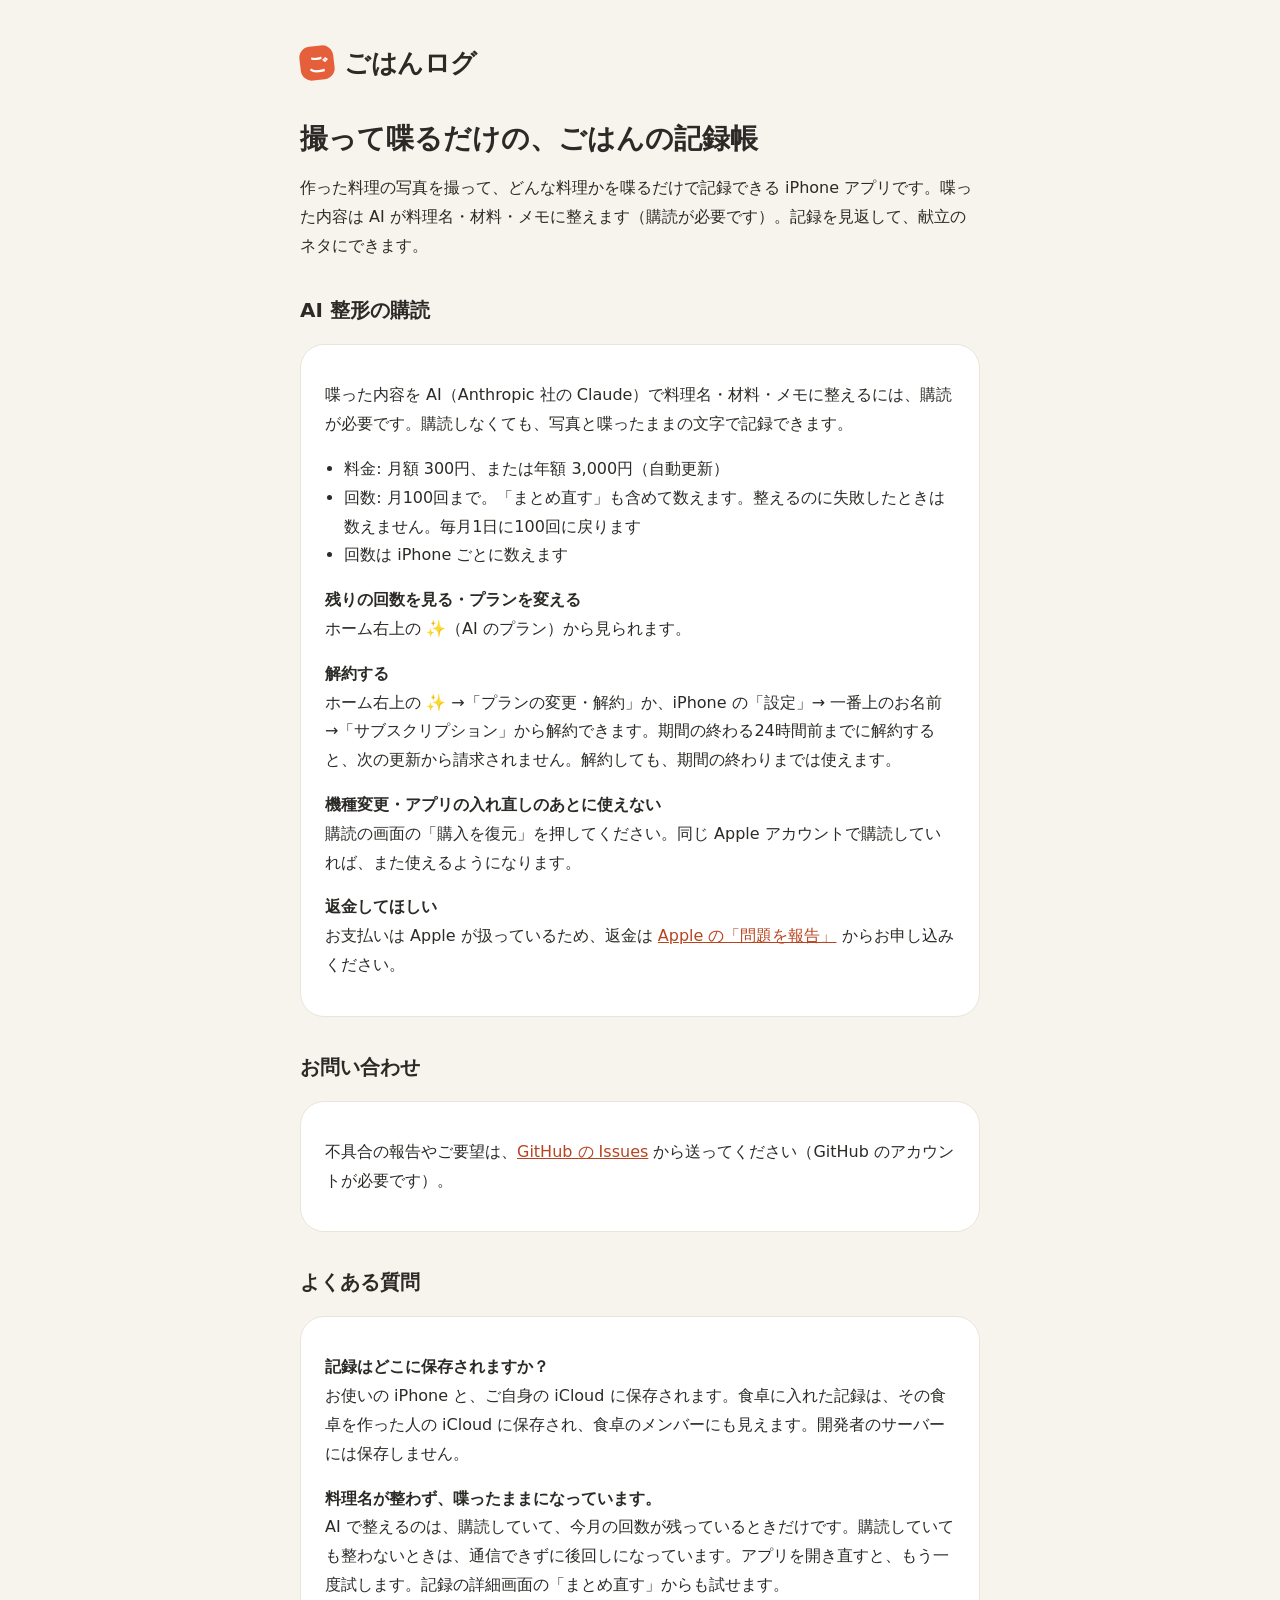
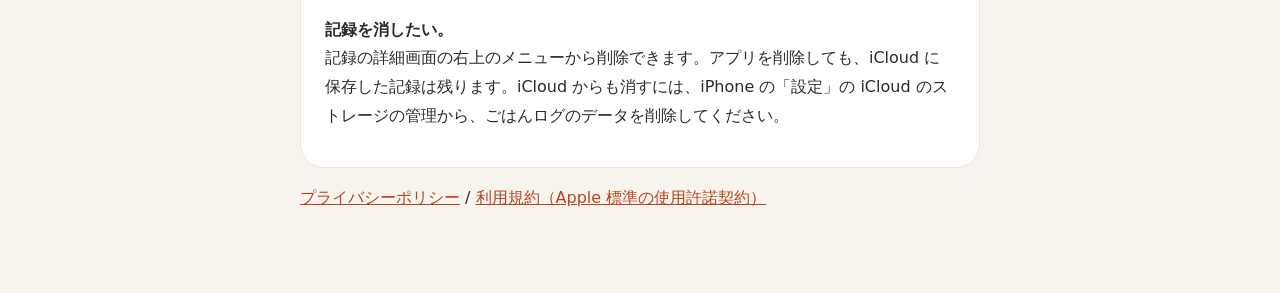
<file: index.html>
<!doctype html>
<html lang="ja">
<head>
<meta charset="utf-8">
<meta name="viewport" content="width=device-width, initial-scale=1">
<title>ごはんログ サポート</title>
<link rel="stylesheet" href="style.css">
</head>
<body>
<main>
  <div class="brand"><span class="mark">ご</span>ごはんログ</div>
  <h1>撮って喋るだけの、ごはんの記録帳</h1>
  <p>作った料理の写真を撮って、どんな料理かを喋るだけで記録できる iPhone アプリです。喋った内容は AI が料理名・材料・メモに整えます（購読が必要です）。記録を見返して、献立のネタにできます。</p>

  <h2>AI 整形の購読</h2>
  <div class="card">
    <p>喋った内容を AI（Anthropic 社の Claude）で料理名・材料・メモに整えるには、購読が必要です。購読しなくても、写真と喋ったままの文字で記録できます。</p>
    <ul>
      <li>料金: 月額 300円、または年額 3,000円（自動更新）</li>
      <li>回数: 月100回まで。「まとめ直す」も含めて数えます。整えるのに失敗したときは数えません。毎月1日に100回に戻ります</li>
      <li>回数は iPhone ごとに数えます</li>
    </ul>
    <p><strong>残りの回数を見る・プランを変える</strong><br>ホーム右上の ✨（AI のプラン）から見られます。</p>
    <p><strong>解約する</strong><br>ホーム右上の ✨ →「プランの変更・解約」か、iPhone の「設定」→ 一番上のお名前 →「サブスクリプション」から解約できます。期間の終わる24時間前までに解約すると、次の更新から請求されません。解約しても、期間の終わりまでは使えます。</p>
    <p><strong>機種変更・アプリの入れ直しのあとに使えない</strong><br>購読の画面の「購入を復元」を押してください。同じ Apple アカウントで購読していれば、また使えるようになります。</p>
    <p><strong>返金してほしい</strong><br>お支払いは Apple が扱っているため、返金は <a href="https://reportaproblem.apple.com/">Apple の「問題を報告」</a> からお申し込みください。</p>
  </div>

  <h2>お問い合わせ</h2>
  <div class="card">
    <p>不具合の報告やご要望は、<a href="https://github.com/masa101127/gohan-log-site/issues">GitHub の Issues</a> から送ってください（GitHub のアカウントが必要です）。</p>
  </div>

  <h2>よくある質問</h2>
  <div class="card">
    <p><strong>記録はどこに保存されますか？</strong><br>お使いの iPhone と、ご自身の iCloud に保存されます。食卓に入れた記録は、その食卓を作った人の iCloud に保存され、食卓のメンバーにも見えます。開発者のサーバーには保存しません。</p>
    <p><strong>料理名が整わず、喋ったままになっています。</strong><br>AI で整えるのは、購読していて、今月の回数が残っているときだけです。購読していても整わないときは、通信できずに後回しになっています。アプリを開き直すと、もう一度試します。記録の詳細画面の「まとめ直す」からも試せます。</p>
    <p><strong>記録を消したい。</strong><br>記録の詳細画面の右上のメニューから削除できます。アプリを削除しても、iCloud に保存した記録は残ります。iCloud からも消すには、iPhone の「設定」の iCloud のストレージの管理から、ごはんログのデータを削除してください。</p>
  </div>

  <p><a href="privacy.html">プライバシーポリシー</a> / <a href="https://www.apple.com/legal/internet-services/itunes/dev/stdeula/">利用規約（Apple 標準の使用許諾契約）</a></p>
</main>
</body>
</html>
</file>
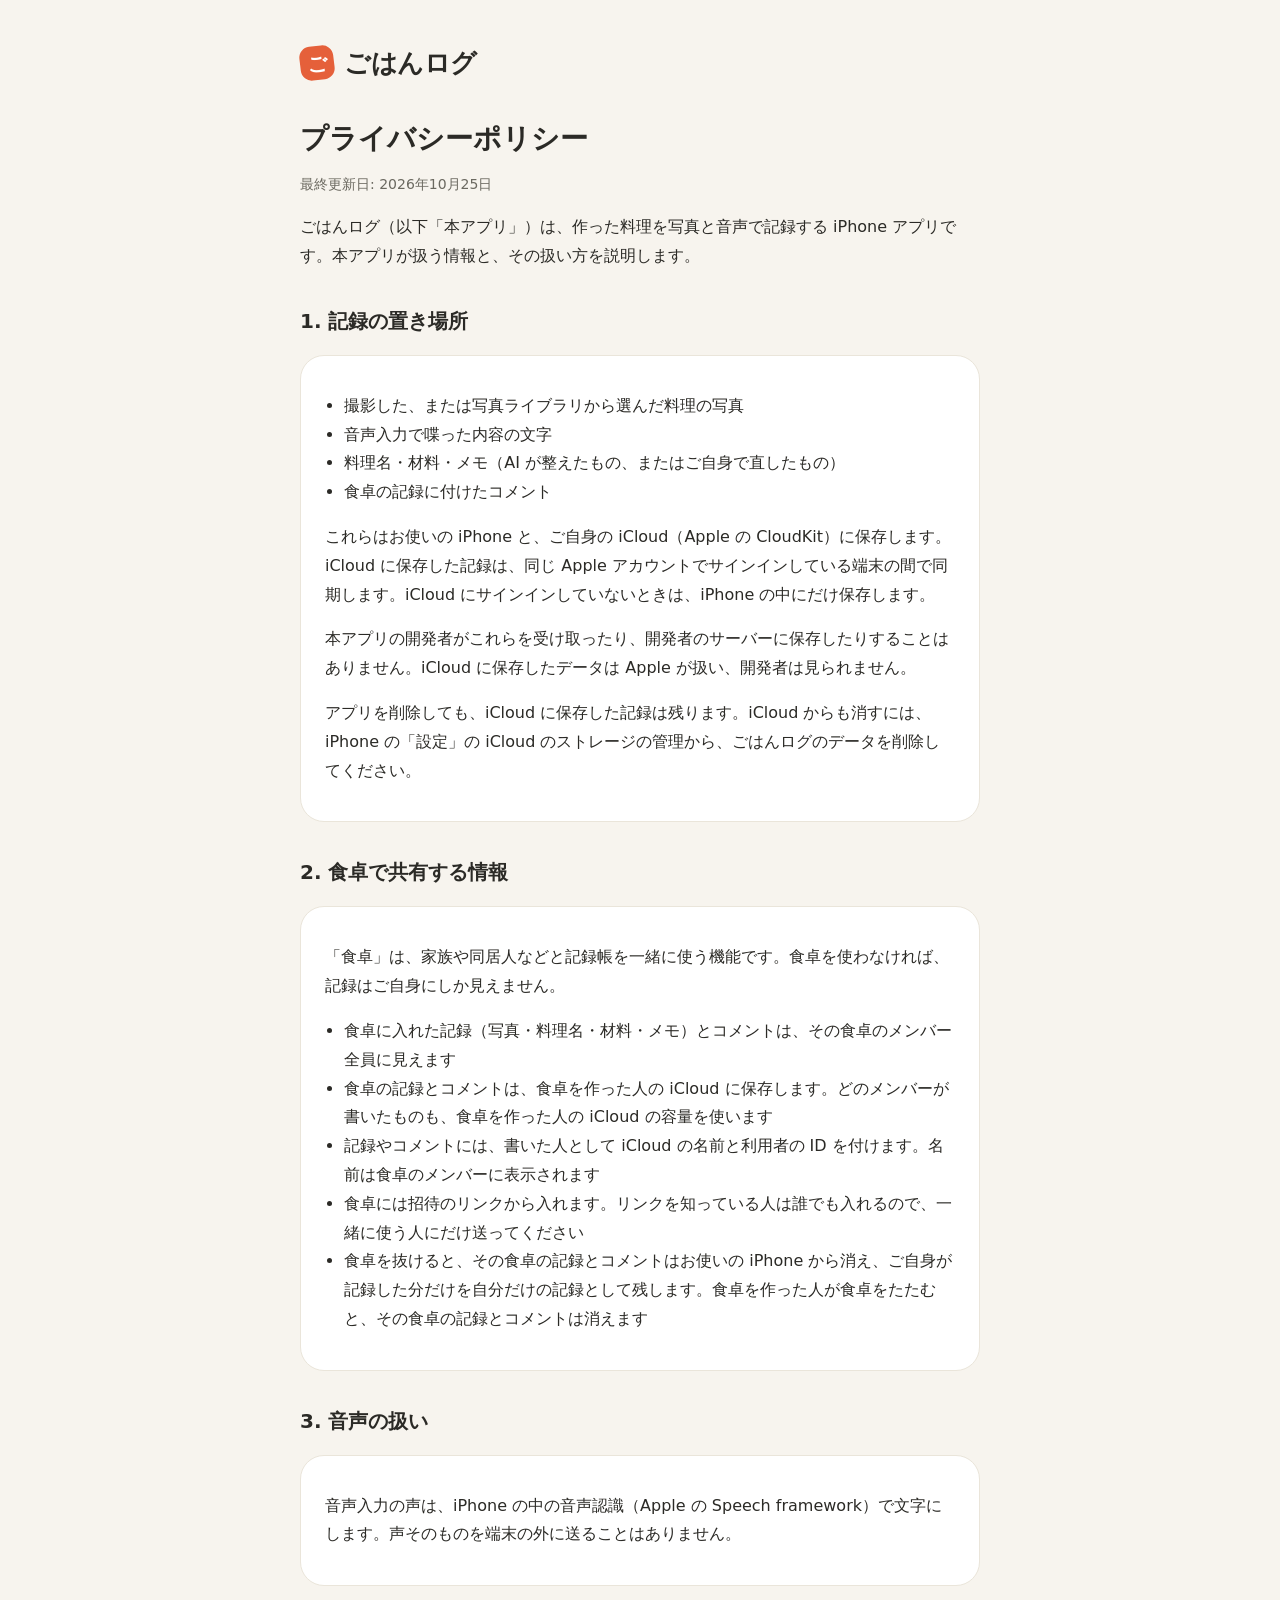
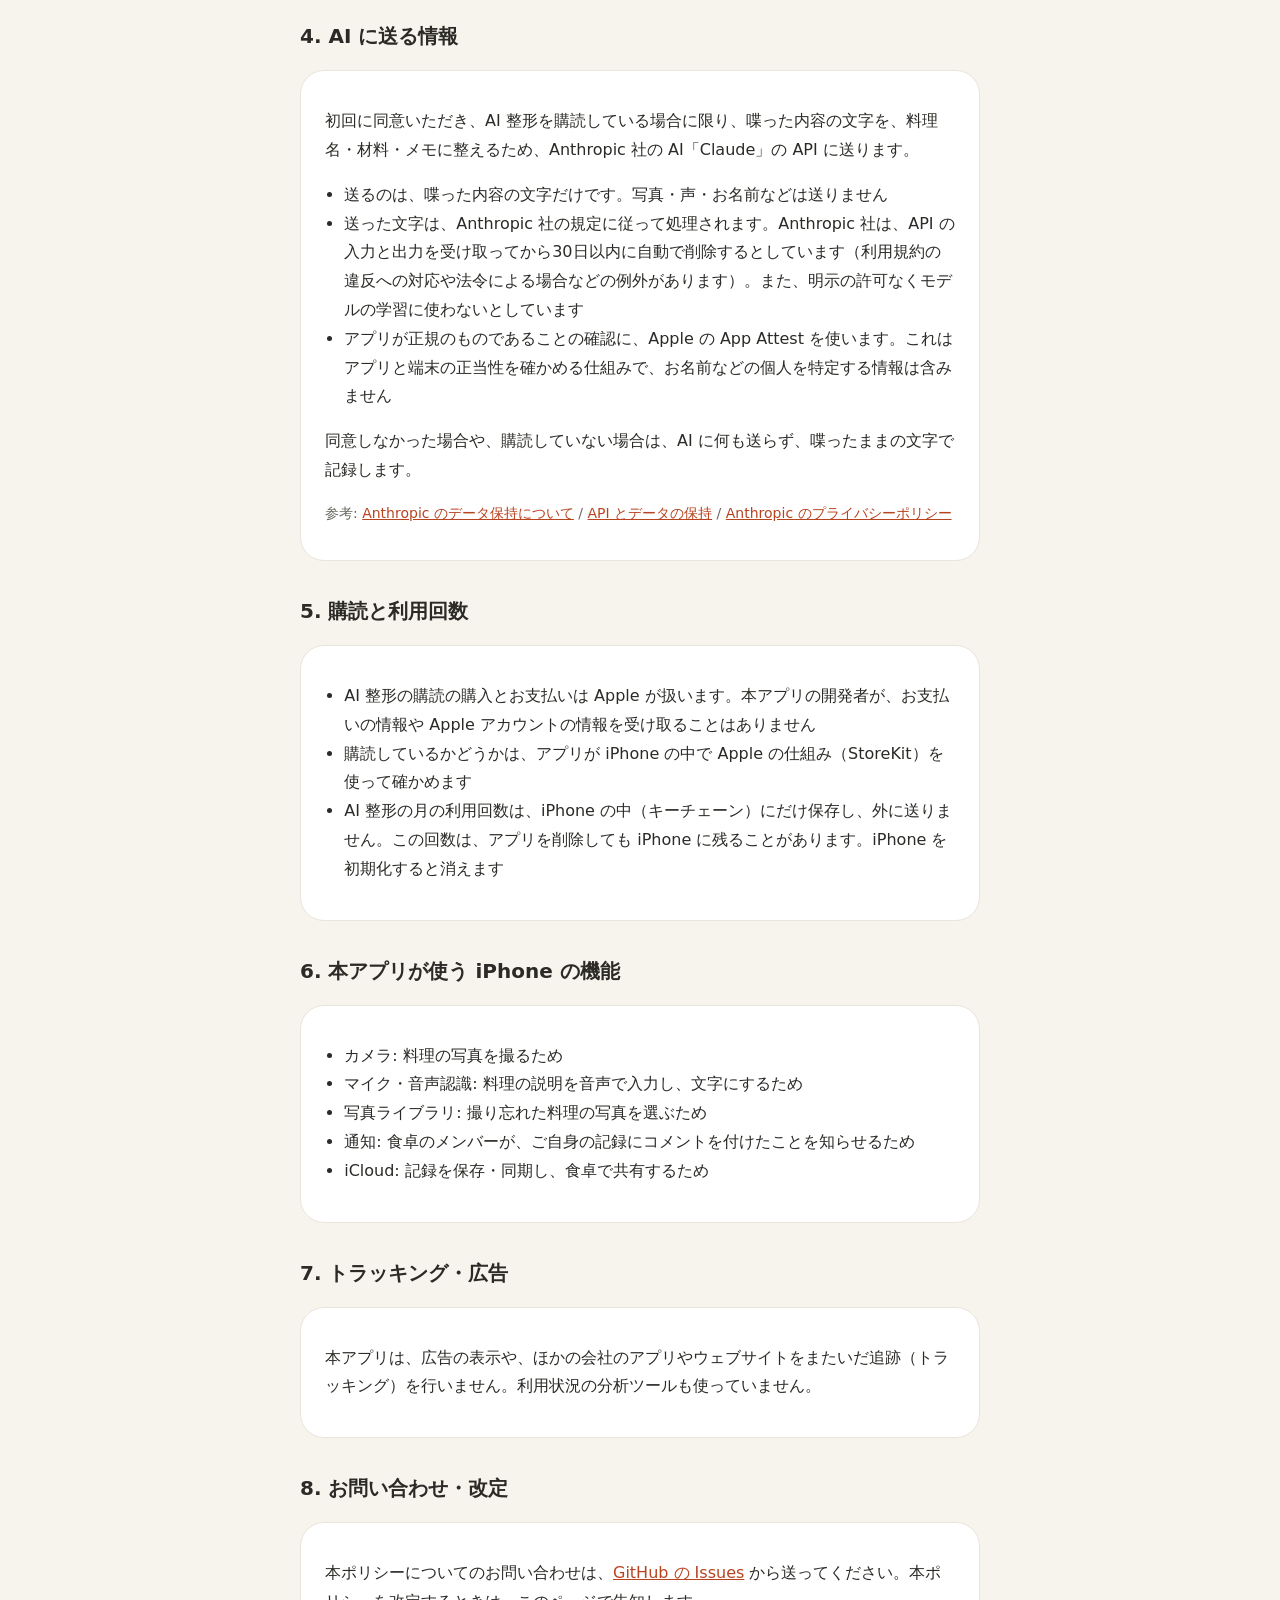
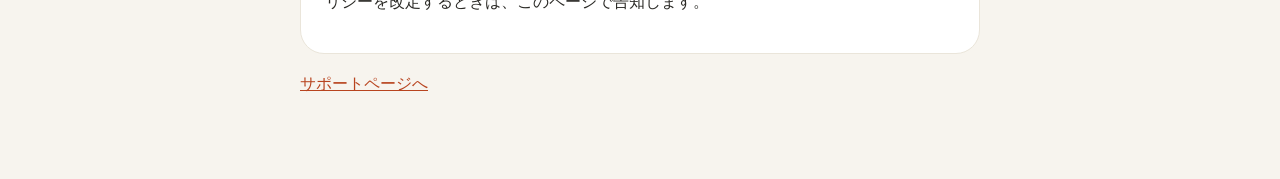
<file: privacy.html>
<!doctype html>
<html lang="ja">
<head>
<meta charset="utf-8">
<meta name="viewport" content="width=device-width, initial-scale=1">
<title>ごはんログ プライバシーポリシー</title>
<link rel="stylesheet" href="style.css">
</head>
<body>
<main>
  <div class="brand"><span class="mark">ご</span>ごはんログ</div>
  <h1>プライバシーポリシー</h1>
  <p class="muted">最終更新日: 2026年10月25日</p>

  <p>ごはんログ（以下「本アプリ」）は、作った料理を写真と音声で記録する iPhone アプリです。本アプリが扱う情報と、その扱い方を説明します。</p>

  <h2>1. 記録の置き場所</h2>
  <div class="card">
    <ul>
      <li>撮影した、または写真ライブラリから選んだ料理の写真</li>
      <li>音声入力で喋った内容の文字</li>
      <li>料理名・材料・メモ（AI が整えたもの、またはご自身で直したもの）</li>
      <li>食卓の記録に付けたコメント</li>
    </ul>
    <p>これらはお使いの iPhone と、ご自身の iCloud（Apple の CloudKit）に保存します。iCloud に保存した記録は、同じ Apple アカウントでサインインしている端末の間で同期します。iCloud にサインインしていないときは、iPhone の中にだけ保存します。</p>
    <p>本アプリの開発者がこれらを受け取ったり、開発者のサーバーに保存したりすることはありません。iCloud に保存したデータは Apple が扱い、開発者は見られません。</p>
    <p>アプリを削除しても、iCloud に保存した記録は残ります。iCloud からも消すには、iPhone の「設定」の iCloud のストレージの管理から、ごはんログのデータを削除してください。</p>
  </div>

  <h2>2. 食卓で共有する情報</h2>
  <div class="card">
    <p>「食卓」は、家族や同居人などと記録帳を一緒に使う機能です。食卓を使わなければ、記録はご自身にしか見えません。</p>
    <ul>
      <li>食卓に入れた記録（写真・料理名・材料・メモ）とコメントは、その食卓のメンバー全員に見えます</li>
      <li>食卓の記録とコメントは、食卓を作った人の iCloud に保存します。どのメンバーが書いたものも、食卓を作った人の iCloud の容量を使います</li>
      <li>記録やコメントには、書いた人として iCloud の名前と利用者の ID を付けます。名前は食卓のメンバーに表示されます</li>
      <li>食卓には招待のリンクから入れます。リンクを知っている人は誰でも入れるので、一緒に使う人にだけ送ってください</li>
      <li>食卓を抜けると、その食卓の記録とコメントはお使いの iPhone から消え、ご自身が記録した分だけを自分だけの記録として残します。食卓を作った人が食卓をたたむと、その食卓の記録とコメントは消えます</li>
    </ul>
  </div>

  <h2>3. 音声の扱い</h2>
  <div class="card">
    <p>音声入力の声は、iPhone の中の音声認識（Apple の Speech framework）で文字にします。声そのものを端末の外に送ることはありません。</p>
  </div>

  <h2>4. AI に送る情報</h2>
  <div class="card">
    <p>初回に同意いただき、AI 整形を購読している場合に限り、喋った内容の文字を、料理名・材料・メモに整えるため、Anthropic 社の AI「Claude」の API に送ります。</p>
    <ul>
      <li>送るのは、喋った内容の文字だけです。写真・声・お名前などは送りません</li>
      <li>送った文字は、Anthropic 社の規定に従って処理されます。Anthropic 社は、API の入力と出力を受け取ってから30日以内に自動で削除するとしています（利用規約の違反への対応や法令による場合などの例外があります）。また、明示の許可なくモデルの学習に使わないとしています</li>
      <li>アプリが正規のものであることの確認に、Apple の App Attest を使います。これはアプリと端末の正当性を確かめる仕組みで、お名前などの個人を特定する情報は含みません</li>
    </ul>
    <p>同意しなかった場合や、購読していない場合は、AI に何も送らず、喋ったままの文字で記録します。</p>
    <p class="muted">参考: <a href="https://privacy.claude.com/en/articles/7996866-how-long-does-anthropic-store-my-organizations-data">Anthropic のデータ保持について</a> / <a href="https://platform.claude.com/docs/en/manage-claude/api-and-data-retention">API とデータの保持</a> / <a href="https://www.anthropic.com/legal/privacy">Anthropic のプライバシーポリシー</a></p>
  </div>

  <h2>5. 購読と利用回数</h2>
  <div class="card">
    <ul>
      <li>AI 整形の購読の購入とお支払いは Apple が扱います。本アプリの開発者が、お支払いの情報や Apple アカウントの情報を受け取ることはありません</li>
      <li>購読しているかどうかは、アプリが iPhone の中で Apple の仕組み（StoreKit）を使って確かめます</li>
      <li>AI 整形の月の利用回数は、iPhone の中（キーチェーン）にだけ保存し、外に送りません。この回数は、アプリを削除しても iPhone に残ることがあります。iPhone を初期化すると消えます</li>
    </ul>
  </div>

  <h2>6. 本アプリが使う iPhone の機能</h2>
  <div class="card">
    <ul>
      <li>カメラ: 料理の写真を撮るため</li>
      <li>マイク・音声認識: 料理の説明を音声で入力し、文字にするため</li>
      <li>写真ライブラリ: 撮り忘れた料理の写真を選ぶため</li>
      <li>通知: 食卓のメンバーが、ご自身の記録にコメントを付けたことを知らせるため</li>
      <li>iCloud: 記録を保存・同期し、食卓で共有するため</li>
    </ul>
  </div>

  <h2>7. トラッキング・広告</h2>
  <div class="card">
    <p>本アプリは、広告の表示や、ほかの会社のアプリやウェブサイトをまたいだ追跡（トラッキング）を行いません。利用状況の分析ツールも使っていません。</p>
  </div>

  <h2>8. お問い合わせ・改定</h2>
  <div class="card">
    <p>本ポリシーについてのお問い合わせは、<a href="https://github.com/masa101127/gohan-log-site/issues">GitHub の Issues</a> から送ってください。本ポリシーを改定するときは、このページで告知します。</p>
  </div>

  <p><a href="index.html">サポートページへ</a></p>
</main>
</body>
</html>
</file>
<file: style.css>
:root { --bg: #F7F4EE; --surface: #FFFFFF; --line: #EAE5DA; --ink: #2B2A26; --muted: #6B6960; --accent-text: #B8441F; }
* { box-sizing: border-box; }
body { margin: 0; background: var(--bg); color: var(--ink); font-family: "Hiragino Maru Gothic ProN", "Hiragino Sans", system-ui, sans-serif; line-height: 1.8; }
main { max-width: 720px; margin: 0 auto; padding: 40px 20px 64px; }
.brand { display: flex; align-items: center; gap: 10px; font-family: ui-rounded, system-ui, sans-serif; font-weight: 900; font-size: 26px; letter-spacing: -0.5px; }
.mark { width: 34px; height: 34px; border-radius: 11px; background: #E5603A; color: #fff; display: grid; place-items: center; font-size: 20px; transform: rotate(-7deg); }
h1 { font-family: ui-rounded, system-ui, sans-serif; font-weight: 800; font-size: 28px; line-height: 1.4; margin: 32px 0 8px; }
h2 { font-family: ui-rounded, system-ui, sans-serif; font-weight: 800; font-size: 20px; margin: 32px 0 8px; }
.card { background: var(--surface); border: 1px solid var(--line); border-radius: 24px; padding: 20px 24px; margin: 16px 0; }
.muted { color: var(--muted); font-size: 14px; }
a { color: var(--accent-text); }
ul { padding-left: 1.2em; }
</file>
